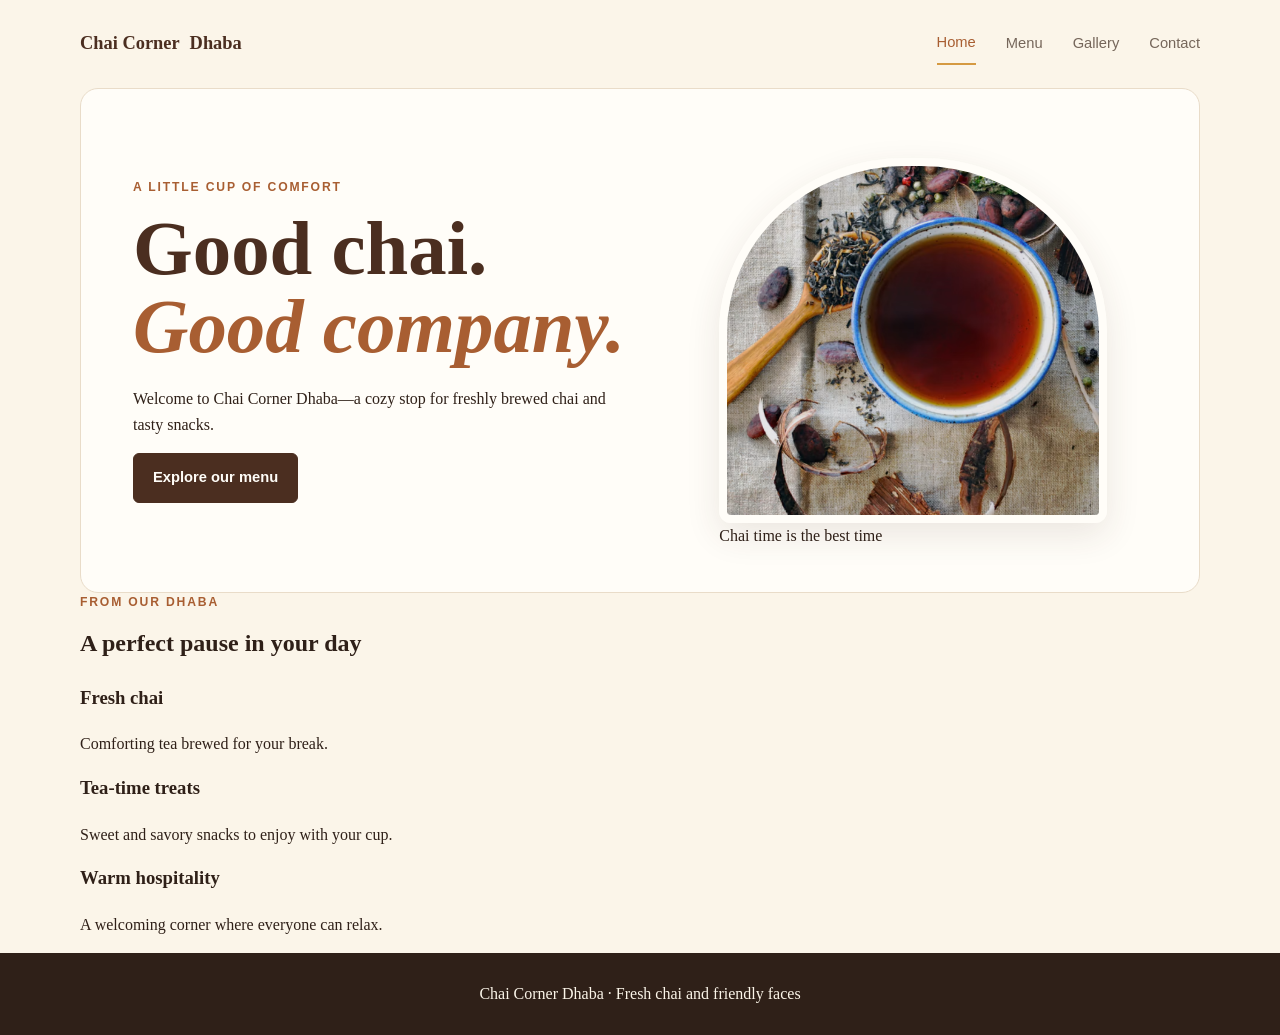
<file: INDEX.html>
<!DOCTYPE html>
<html lang="en">
<head>
  <meta charset="UTF-8">
  <meta name="viewport" content="width=device-width, initial-scale=1">
  <title>Chai Corner Dhaba | Home</title>
  <link rel="stylesheet" href="styles.css">
</head>
<body>
  <header class="site-header">
    <a class="brand" href="index.html">Chai Corner <span>Dhaba</span></a>
    <nav aria-label="Main navigation">
      <a class="active" href="index.html">Home</a>
      <a href="menu.html">Menu</a>
      <a href="gallery.html">Gallery</a>
      <a href="contact.html">Contact</a>
    </nav>
  </header>

  <main>
    <section class="hero">
      <div>
        <p class="eyebrow">A little cup of comfort</p>
        <h1>Good chai.<br><span>Good company.</span></h1>
        <p>Welcome to Chai Corner Dhaba—a cozy stop for freshly brewed chai and tasty snacks.</p>
        <a class="button" href="menu.html">Explore our menu</a>
      </div>
      <figure class="hero-photo">
        <img src="Screenshot 2026-11-14 225216.png" alt="A cup of tea surrounded by tea leaves and spices">
        <figcaption>Chai time is the best time</figcaption>
      </figure>
    </section>

    <section class="section">
      <p class="eyebrow">From our dhaba</p>
      <h2>A perfect pause in your day</h2>
      <div class="cards">
        <article class="card"><h3>Fresh chai</h3><p>Comforting tea brewed for your break.</p></article>
        <article class="card"><h3>Tea-time treats</h3><p>Sweet and savory snacks to enjoy with your cup.</p></article>
        <article class="card"><h3>Warm hospitality</h3><p>A welcoming corner where everyone can relax.</p></article>
      </div>
    </section>
  </main>

  <footer class="site-footer">Chai Corner Dhaba · Fresh chai and friendly faces</footer>
</body>
</html>
</file>
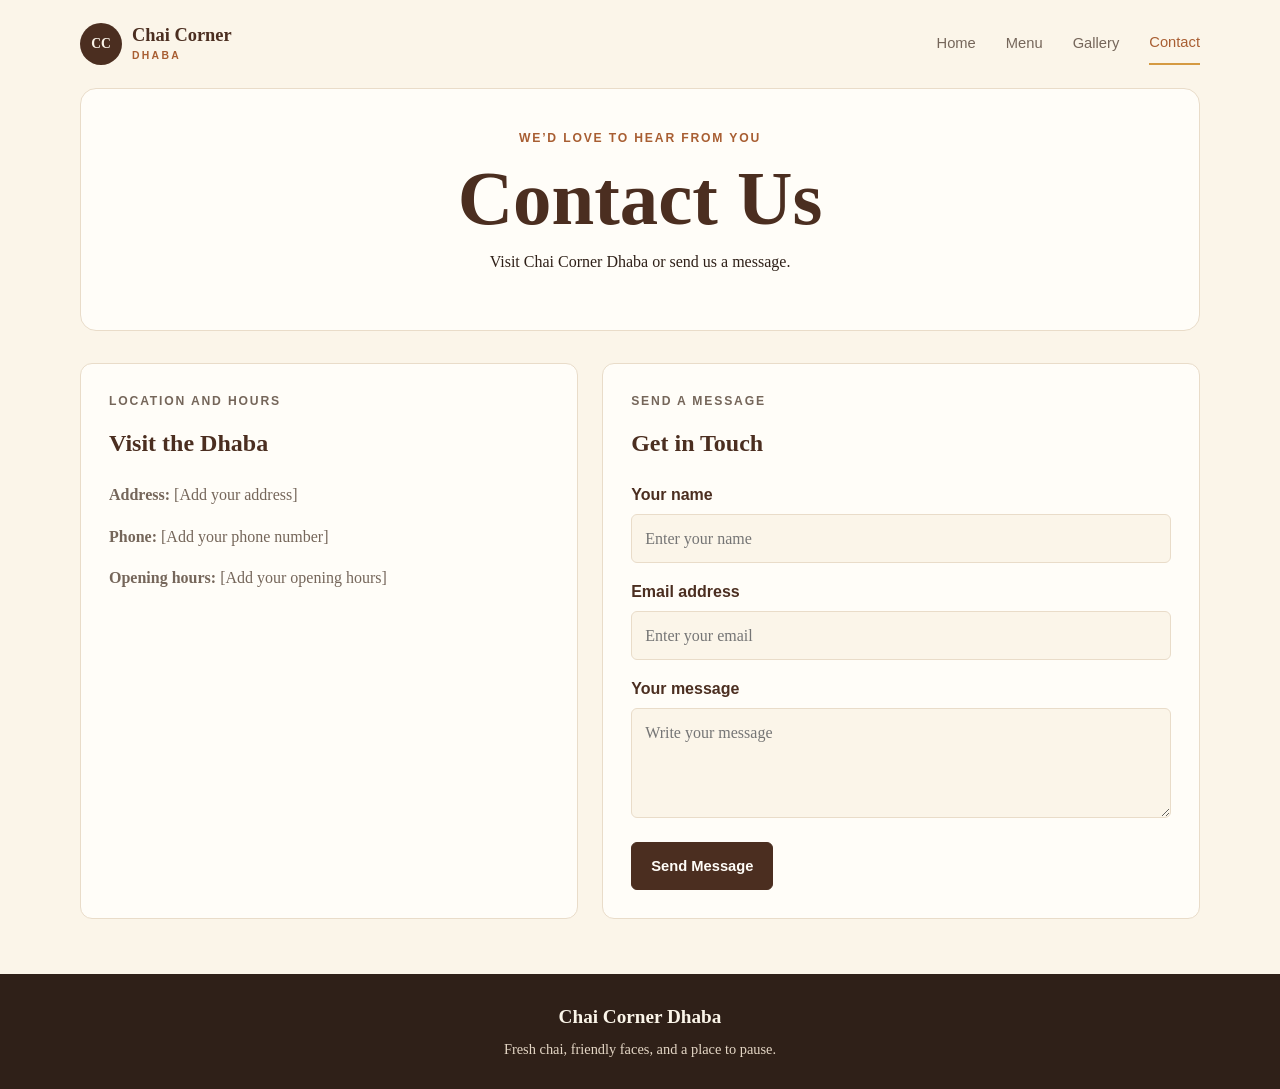
<file: CONTACT.html>
<!DOCTYPE html>
<html lang="en">
<head>
  <meta charset="UTF-8">
  <meta name="viewport" content="width=device-width, initial-scale=1">
  <meta name="description" content="Contact Chai Corner Dhaba for questions and visits.">
  <title>Chai Corner Dhaba | Contact</title>
  <link rel="stylesheet" href="styles.css">

  <style>
    .contact-banner {
      margin-bottom: 32px;
      padding: 40px 24px;
      background: var(--paper);
      border: 1px solid var(--line);
      border-radius: 16px;
      text-align: center;
    }

    .contact-banner h1 {
      margin-bottom: 10px;
      color: var(--brown);
    }

    .contact-grid {
      margin-bottom: 55px;
      display: grid;
      grid-template-columns: 1fr 1.2fr;
      gap: 24px;
    }

    .contact-card {
      padding: 28px;
      background: var(--paper);
      border: 1px solid var(--line);
      border-radius: 12px;
    }

    .contact-card h2 {
      color: var(--brown);
    }

    .contact-card p {
      color: var(--muted);
    }

    .form-group {
      margin-bottom: 16px;
    }

    .form-group label {
      display: block;
      margin-bottom: 6px;
      color: var(--brown);
      font-family: Arial, sans-serif;
      font-weight: bold;
    }

    .form-control {
      width: 100%;
      padding: 11px 13px;
      background: var(--cream);
      border: 1px solid var(--line);
      border-radius: 6px;
      color: var(--brown-dark);
      font: inherit;
    }

    textarea.form-control {
      min-height: 110px;
      resize: vertical;
    }

    .button-submit {
      cursor: pointer;
    }

    @media (max-width: 700px) {
      .contact-grid {
        grid-template-columns: 1fr;
      }
    }
  </style>
</head>

<body>
  <header class="site-header">
    <a class="brand" href="index.html">
      <span class="brand-mark" aria-hidden="true">CC</span>
      <span>Chai Corner<small>DHABA</small></span>
    </a>

    <nav aria-label="Main navigation">
      <a href="index.html">Home</a>
      <a href="menu.html">Menu</a>
      <a href="gallery.html">Gallery</a>
      <a class="active" href="contact.html">Contact</a>
    </nav>
  </header>

  <main>
    <section class="contact-banner">
      <p class="eyebrow">We’d love to hear from you</p>
      <h1>Contact Us</h1>
      <p>Visit Chai Corner Dhaba or send us a message.</p>
    </section>

    <section class="contact-grid">
      <article class="contact-card">
        <p class="eyebrow">Location and hours</p>
        <h2>Visit the Dhaba</h2>

        <p><strong>Address:</strong> [Add your address]</p>
        <p><strong>Phone:</strong> [Add your phone number]</p>
        <p><strong>Opening hours:</strong> [Add your opening hours]</p>
      </article>

      <section class="contact-card">
        <p class="eyebrow">Send a message</p>
        <h2>Get in Touch</h2>

        <div class="form-group">
          <label for="visitor-name">Your name</label>
          <input
            class="form-control"
            type="text"
            id="visitor-name"
            placeholder="Enter your name"
          >
        </div>

        <div class="form-group">
          <label for="visitor-email">Email address</label>
          <input
            class="form-control"
            type="email"
            id="visitor-email"
            placeholder="Enter your email"
          >
        </div>

        <div class="form-group">
          <label for="visitor-message">Your message</label>
          <textarea
            class="form-control"
            id="visitor-message"
            placeholder="Write your message"
          ></textarea>
        </div>

        <button
          class="button button-submit"
          type="button"
          onclick="window.alert('Thank you for connecting with Chai Corner Dhaba! We will get back to you shortly.')"
        >
          Send Message
        </button>
      </section>
    </section>
  </main>

  <footer class="site-footer">
    <a class="footer-brand" href="index.html">Chai Corner Dhaba</a>
    <p>Fresh chai, friendly faces, and a place to pause.</p>
  </footer>
</body>
</html>
</file>
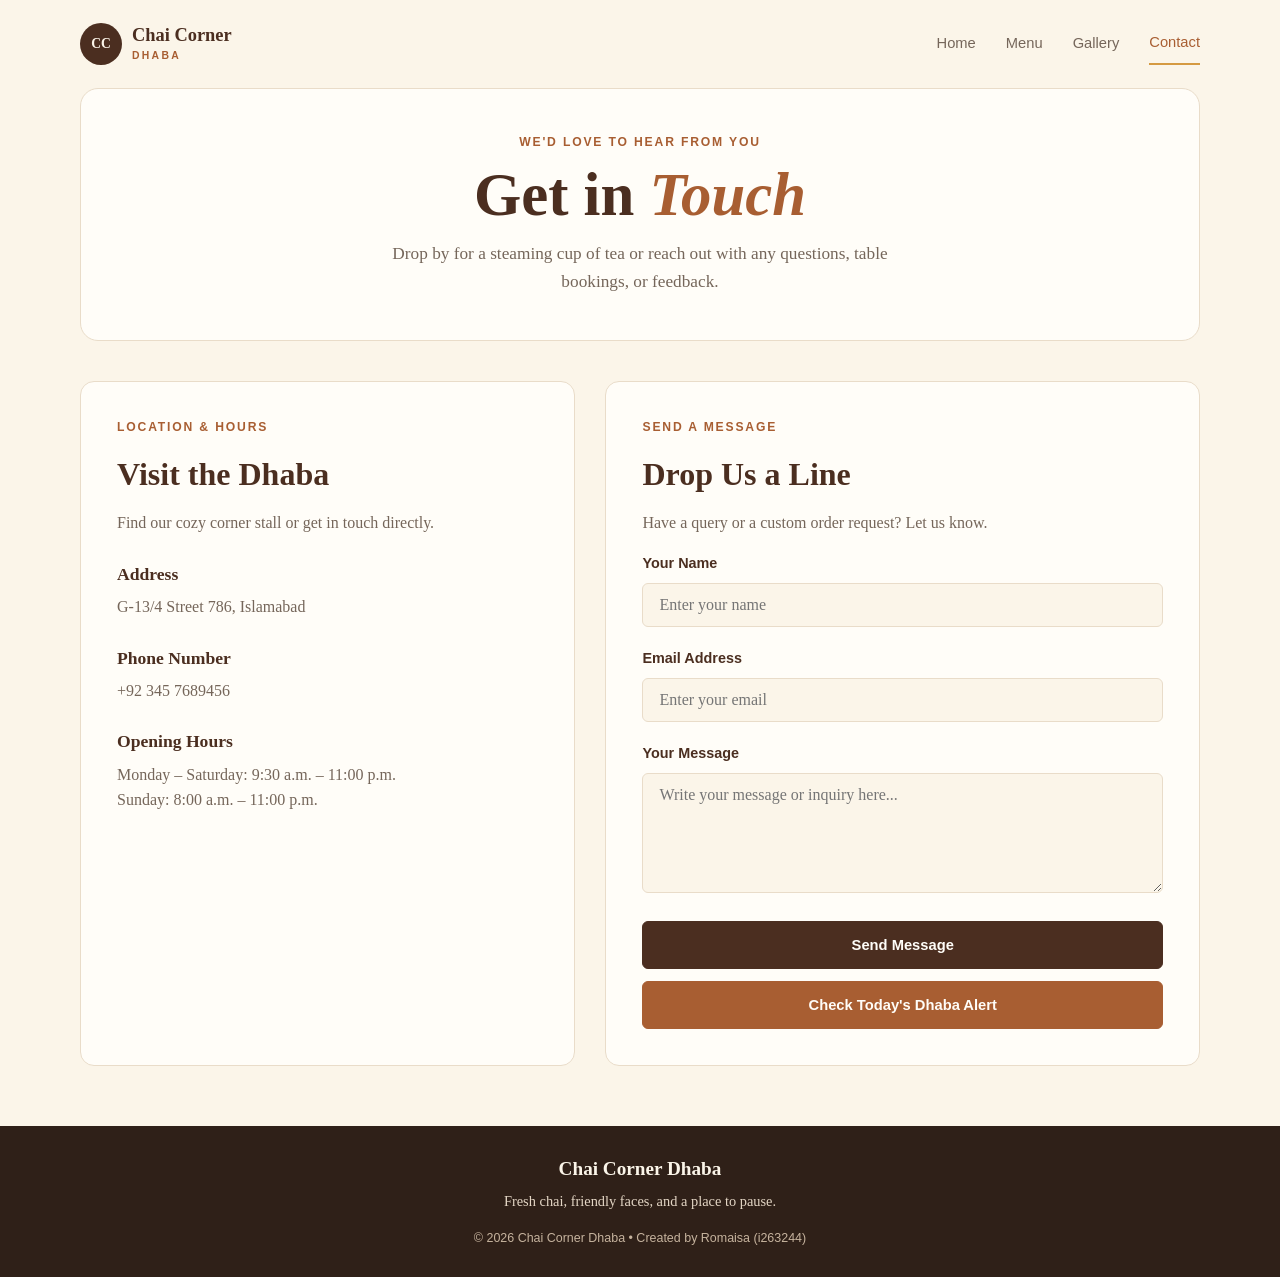
<file: contact.html>
<!DOCTYPE html>
<html lang="en">
<head>
  <meta charset="UTF-8">
  <meta name="viewport" content="width=device-width, initial-scale=1">
  <meta name="description" content="Get in touch with Chai Corner Dhaba for inquiries, hours, and location details.">
  <title>Chai Corner Dhaba | Contact</title>
  <link rel="stylesheet" href="styles.css">
  <style>
    .contact-banner {
      padding: 44px 52px;
      background: var(--paper);
      border: 1px solid var(--line);
      border-radius: 18px;
      text-align: center;
      margin-bottom: 40px;
    }

    .contact-banner h1 {
      margin-bottom: 14px;
      font-size: clamp(2.4rem, 5vw, 3.8rem);
    }

    .contact-banner .intro {
      margin: 0 auto;
      max-width: 500px;
    }

    .contact-grid {
      display: grid;
      grid-template-columns: 1fr 1.2fr;
      gap: 30px;
      margin-bottom: 60px;
    }

    .contact-info-card,
    .contact-form-card {
      padding: 36px;
      background: var(--paper);
      border: 1px solid var(--line);
      border-radius: 14px;
    }

    .contact-info-card h2,
    .contact-form-card h2 {
      margin-bottom: 10px;
      color: var(--brown);
      font-size: clamp(1.5rem, 3vw, 2rem);
    }

    .info-group {
      margin-top: 24px;
    }

    .info-group h3 {
      margin-bottom: 6px;
      color: var(--brown);
      font-size: 1.1rem;
    }

    .info-group p {
      margin: 0;
      color: var(--muted);
    }

    .form-group {
      margin-bottom: 20px;
    }

    .form-group label {
      display: block;
      margin-bottom: 8px;
      color: var(--brown);
      font-family: Arial, sans-serif;
      font-size: 0.9rem;
      font-weight: bold;
    }

    .form-control {
      width: 100%;
      padding: 12px 16px;
      background: var(--cream);
      border: 1px solid var(--line);
      border-radius: 6px;
      color: var(--brown-deep);
      font-family: Georgia, "Times New Roman", serif;
      font-size: 1rem;
    }

    .form-control:focus {
      outline: none;
      border-color: var(--chai);
      background: var(--paper);
    }

    textarea.form-control {
      resize: vertical;
      min-height: 120px;
    }

    .button-submit {
      width: 100%;
      cursor: pointer;
      justify-content: center;
    }

    .button-alert {
      width: 100%;
      margin-top: 12px;
      cursor: pointer;
      justify-content: center;
      background: var(--chai);
      border-color: var(--chai);
    }

    .button-alert:hover {
      background: var(--brown);
      border-color: var(--brown);
    }

    @media (max-width: 760px) {
      .contact-banner {
        padding: 30px 24px;
      }

      .contact-grid {
        grid-template-columns: 1fr;
      }

      .contact-info-card,
      .contact-form-card {
        padding: 26px 20px;
      }
    }
  </style>
</head>
<body>
  <header class="site-header">
    <a class="brand" href="index.html">
      <span class="brand-mark" aria-hidden="true">CC</span>
      <span>Chai Corner<small>DHABA</small></span>
    </a>

    <nav aria-label="Main navigation">
      <a href="index.html">Home</a>
      <a href="menu.html">Menu</a>
      <a href="gallery.html">Gallery</a>
      <a class="active" href="contact.html">Contact</a>
    </nav>
  </header>

  <main>
    <section class="contact-banner">
      <p class="eyebrow">We'd love to hear from you</p>
      <h1>Get in <span>Touch</span></h1>
      <p class="intro">
        Drop by for a steaming cup of tea or reach out with any questions, table bookings, or feedback.
      </p>
    </section>

    <div class="contact-grid">
      <!-- Contact Information Card -->
      <section class="contact-info-card">
        <p class="eyebrow">Location &amp; Hours</p>
        <h2>Visit the Dhaba</h2>
        <p class="section-intro">Find our cozy corner stall or get in touch directly.</p>

        <div class="info-group">
          <h3>Address</h3>
          <p>G-13/4 Street 786, Islamabad</p>
        </div>

        <div class="info-group">
          <h3>Phone Number</h3>
          <p>+92 345 7689456</p>
        </div>

        <div class="info-group">
          <h3>Opening Hours</h3>
          <p>Monday – Saturday: 9:30 a.m. – 11:00 p.m.</p>
          <p>Sunday: 8:00 a.m. – 11:00 p.m.</p>
        </div>
      </section>

      <!-- Contact Form Card -->
      <section class="contact-form-card">
        <p class="eyebrow">Send a Message</p>
        <h2>Drop Us a Line</h2>
        <p class="section-intro">Have a query or a custom order request? Let us know.</p>

        <form id="contact-form" action="#" method="POST">
          <div class="form-group">
            <label for="name">Your Name</label>
            <input class="form-control" type="text" id="name" name="name" placeholder="Enter your name" required>
          </div>

          <div class="form-group">
            <label for="email">Email Address</label>
            <input class="form-control" type="email" id="email" name="email" placeholder="Enter your email" required>
          </div>

          <div class="form-group">
            <label for="message">Your Message</label>
            <textarea class="form-control" id="message" name="message" placeholder="Write your message or inquiry here..." required></textarea>
          </div>

          <button class="button button-submit" type="submit">Send Message</button>

          <button
            class="button button-alert"
            type="button"
            onclick="window.alert('Chai Corner Dhaba is open today! Call +92 345 7689456 for quick table reservations.');"
          >
            Check Today's Dhaba Alert
          </button>
        </form>
      </section>
    </div>
  </main>

  <footer class="site-footer">
    <a class="footer-brand" href="index.html">Chai Corner Dhaba</a>
    <p>Fresh chai, friendly faces, and a place to pause.</p>
    <p class="copyright">&copy; 2026 Chai Corner Dhaba &bull; Created by Romaisa (i263244)</p>
  </footer>

  <script>
    document.getElementById("contact-form").addEventListener("submit", function (event) {
      event.preventDefault();
      const userName = document.getElementById("name").value;
      window.alert("Thank you, " + userName + "! Your message has been received by Chai Corner Dhaba.");
      this.reset();
    });
  </script>
</body>
</html>
</file>
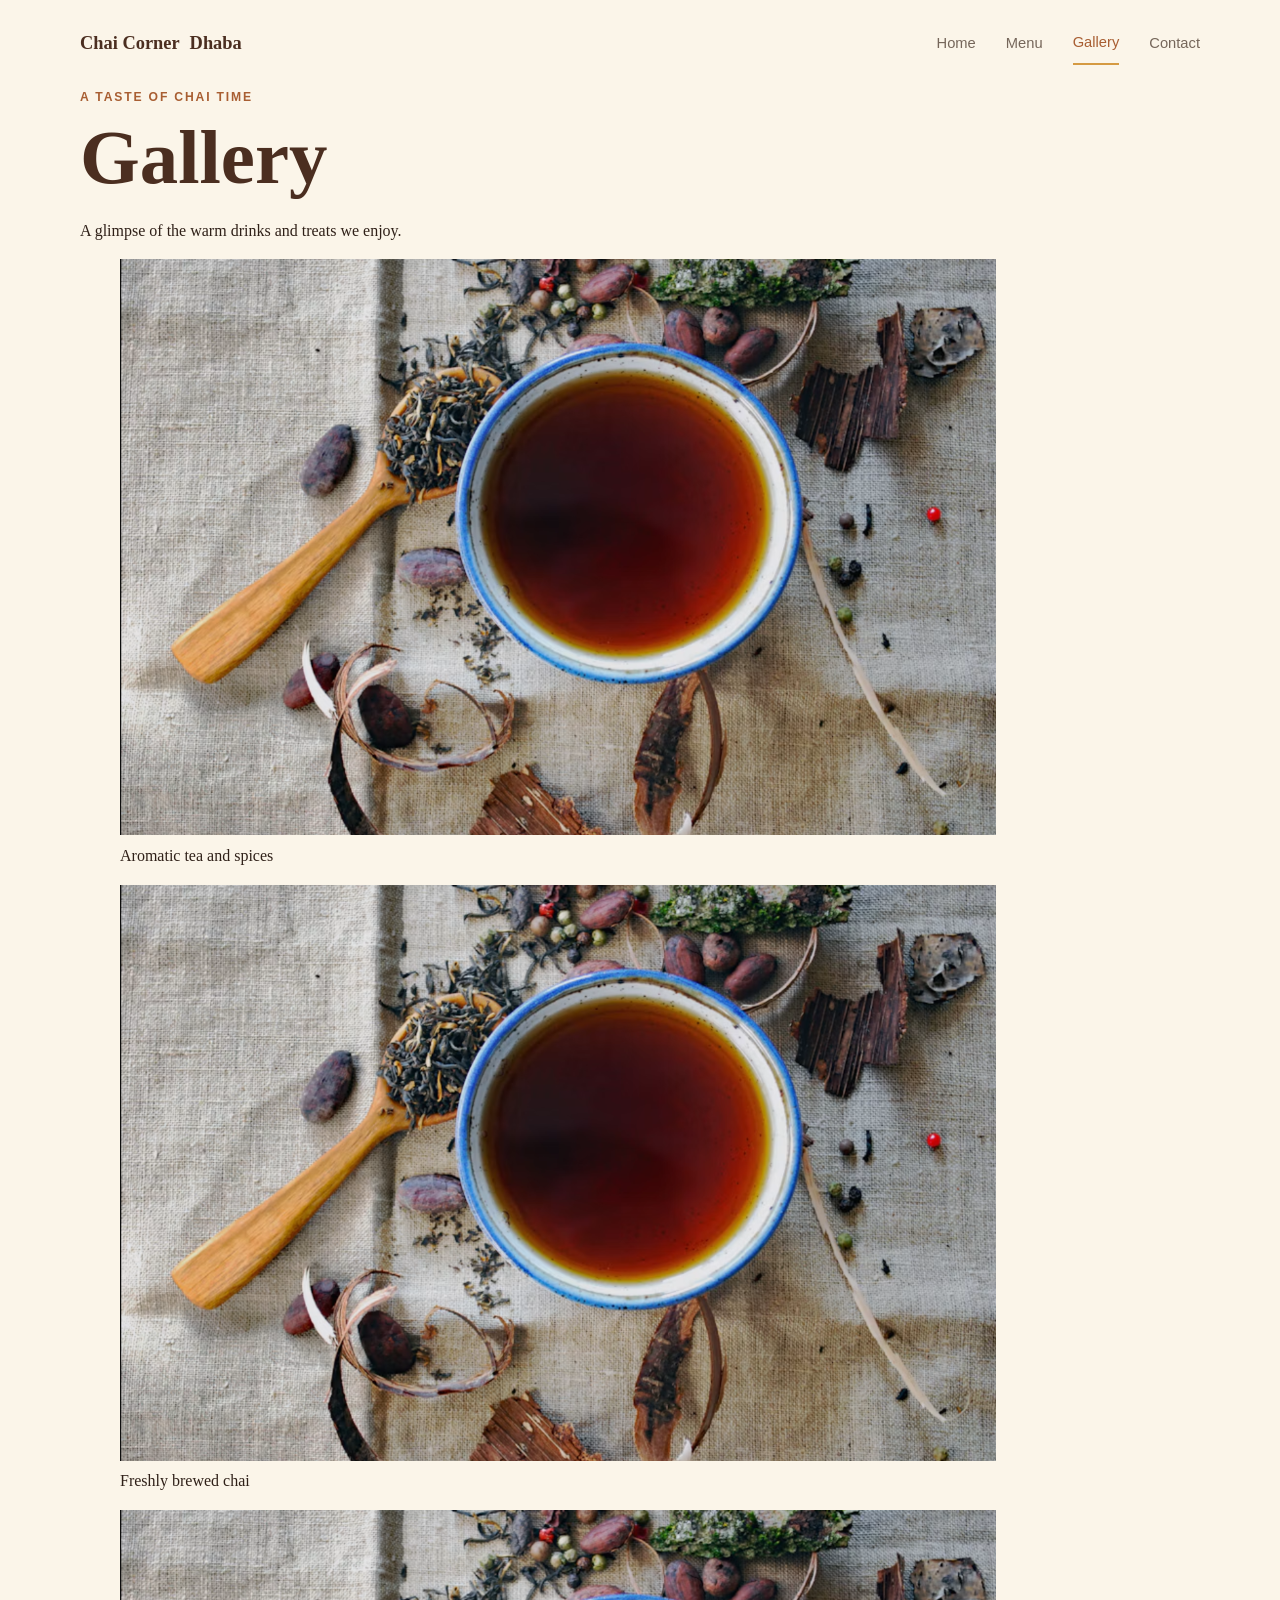
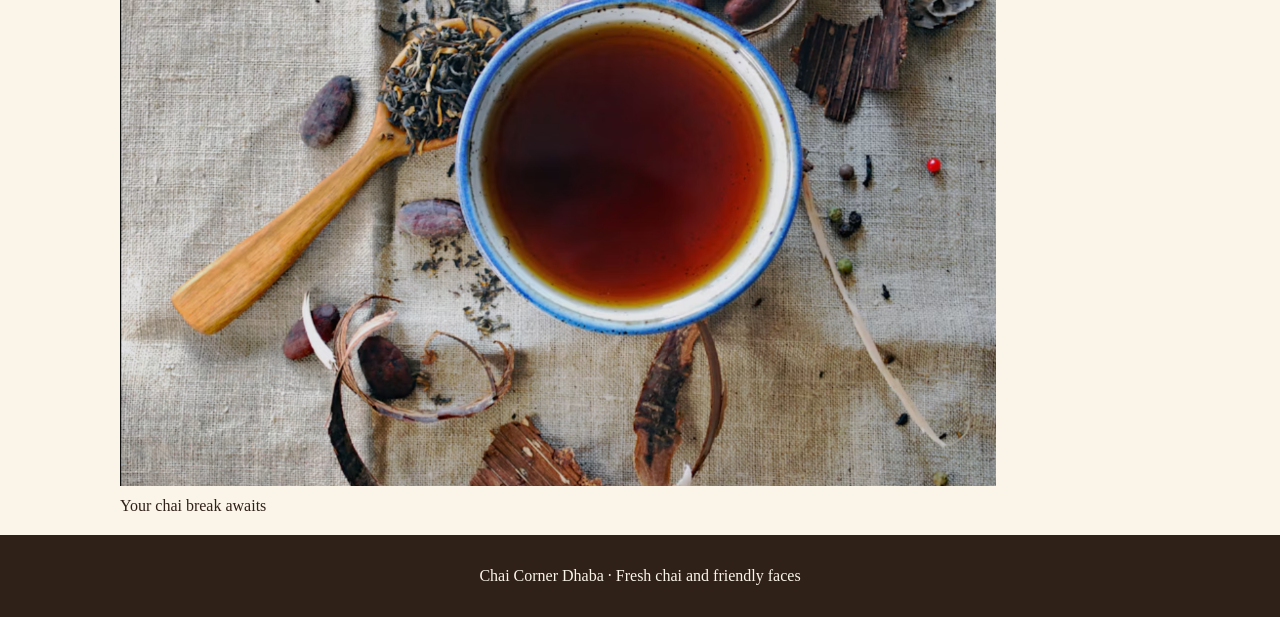
<file: GALLERY.html>
<!DOCTYPE html>
<html lang="en">
<head>
  <meta charset="UTF-8">
  <meta name="viewport" content="width=device-width, initial-scale=1">
  <title>Chai Corner Dhaba | Gallery</title>
  <link rel="stylesheet" href="styles.css">
</head>
<body>
  <header class="site-header">
    <a class="brand" href="index.html">Chai Corner <span>Dhaba</span></a>
    <nav aria-label="Main navigation">
      <a href="index.html">Home</a>
      <a href="menu.html">Menu</a>
      <a class="active" href="gallery.html">Gallery</a>
      <a href="contact.html">Contact</a>
    </nav>
  </header>

  <main>
    <section class="page-heading">
      <p class="eyebrow">A taste of chai time</p>
      <h1>Gallery</h1>
      <p>A glimpse of the warm drinks and treats we enjoy.</p>
    </section>

    <section class="section gallery-grid">
      <figure class="card gallery-card">
        <img src="Screenshot 2026-11-14 225216.png" alt="Tea with tea leaves and spices">
        <figcaption>Aromatic tea and spices</figcaption>
      </figure>
      <figure class="card gallery-card">
        <img src="Screenshot 2026-11-14 225216.png" alt="A freshly prepared cup of tea">
        <figcaption>Freshly brewed chai</figcaption>
      </figure>
      <figure class="card gallery-card">
        <img src="Screenshot 2026-11-14 225216.png" alt="Tea ready for a relaxing break">
        <figcaption>Your chai break awaits</figcaption>
      </figure>
    </section>
  </main>

  <footer class="site-footer">Chai Corner Dhaba · Fresh chai and friendly faces</footer>
</body>
</html>
</file>
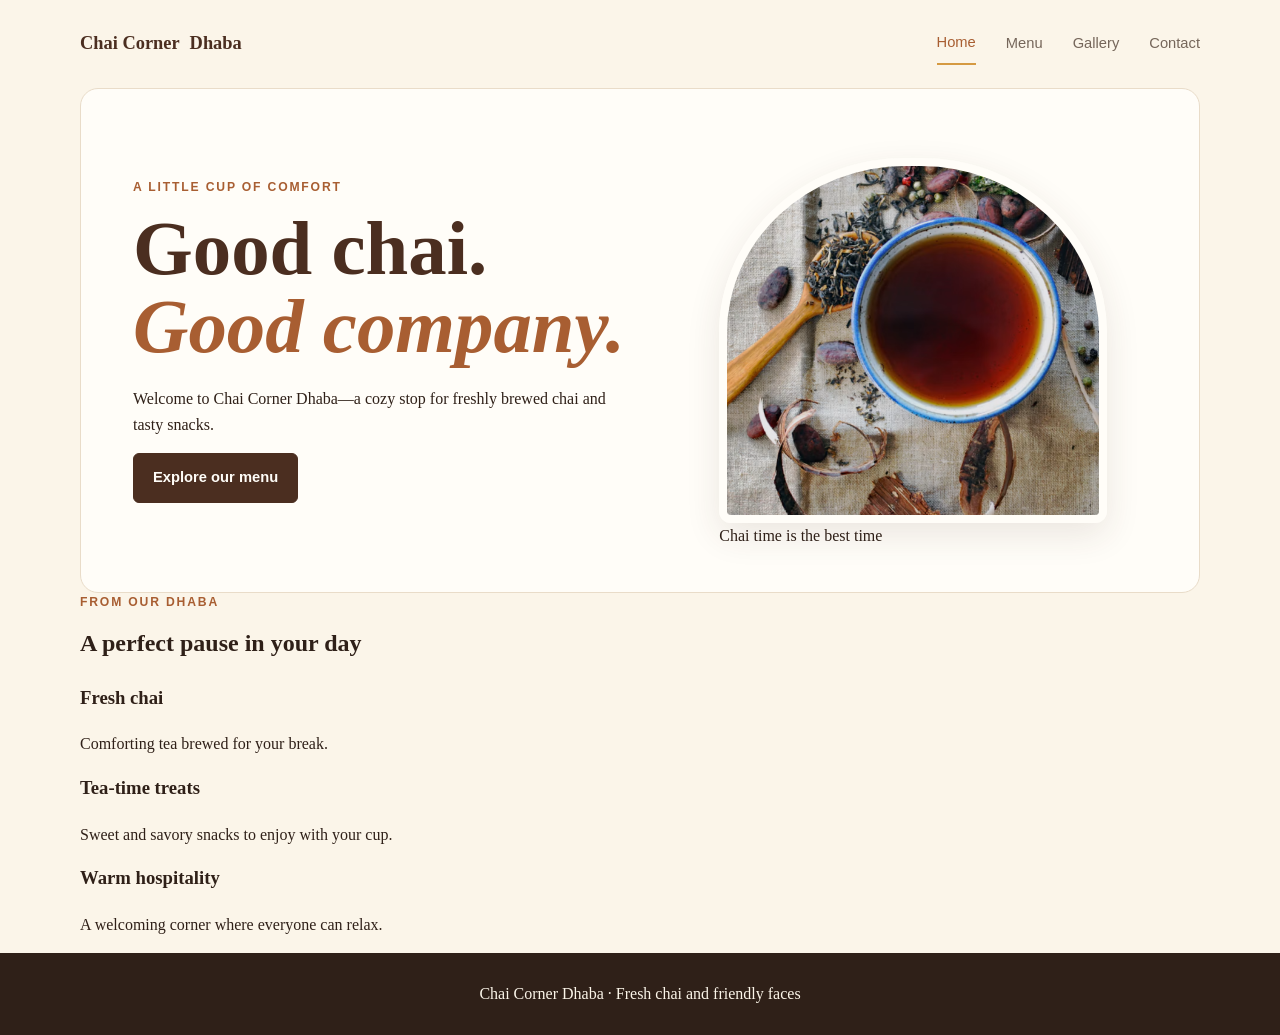
<file: index1.html>
<!DOCTYPE html>
<html lang="en">
<head>
  <meta charset="UTF-8">
  <meta name="viewport" content="width=device-width, initial-scale=1">
  <title>Chai Corner Dhaba | Home</title>
  <link rel="stylesheet" href="styles.css">
</head>
<body>
  <header class="site-header">
    <a class="brand" href="index.html">Chai Corner <span>Dhaba</span></a>
    <nav aria-label="Main navigation">
      <a class="active" href="index.html">Home</a>
      <a href="menu.html">Menu</a>
      <a href="gallery.html">Gallery</a>
      <a href="contact.html">Contact</a>
    </nav>
  </header>

  <main>
    <section class="hero">
      <div>
        <p class="eyebrow">A little cup of comfort</p>
        <h1>Good chai.<br><span>Good company.</span></h1>
        <p>Welcome to Chai Corner Dhaba—a cozy stop for freshly brewed chai and tasty snacks.</p>
        <a class="button" href="menu.html">Explore our menu</a>
      </div>
      <figure class="hero-photo">
        <img src="Screenshot 2026-11-14 225216.png" alt="A cup of tea surrounded by tea leaves and spices">
        <figcaption>Chai time is the best time</figcaption>
      </figure>
    </section>

    <section class="section">
      <p class="eyebrow">From our dhaba</p>
      <h2>A perfect pause in your day</h2>
      <div class="cards">
        <article class="card"><h3>Fresh chai</h3><p>Comforting tea brewed for your break.</p></article>
        <article class="card"><h3>Tea-time treats</h3><p>Sweet and savory snacks to enjoy with your cup.</p></article>
        <article class="card"><h3>Warm hospitality</h3><p>A welcoming corner where everyone can relax.</p></article>
      </div>
    </section>
  </main>

  <footer class="site-footer">Chai Corner Dhaba · Fresh chai and friendly faces</footer>
</body>
</html>
</file>
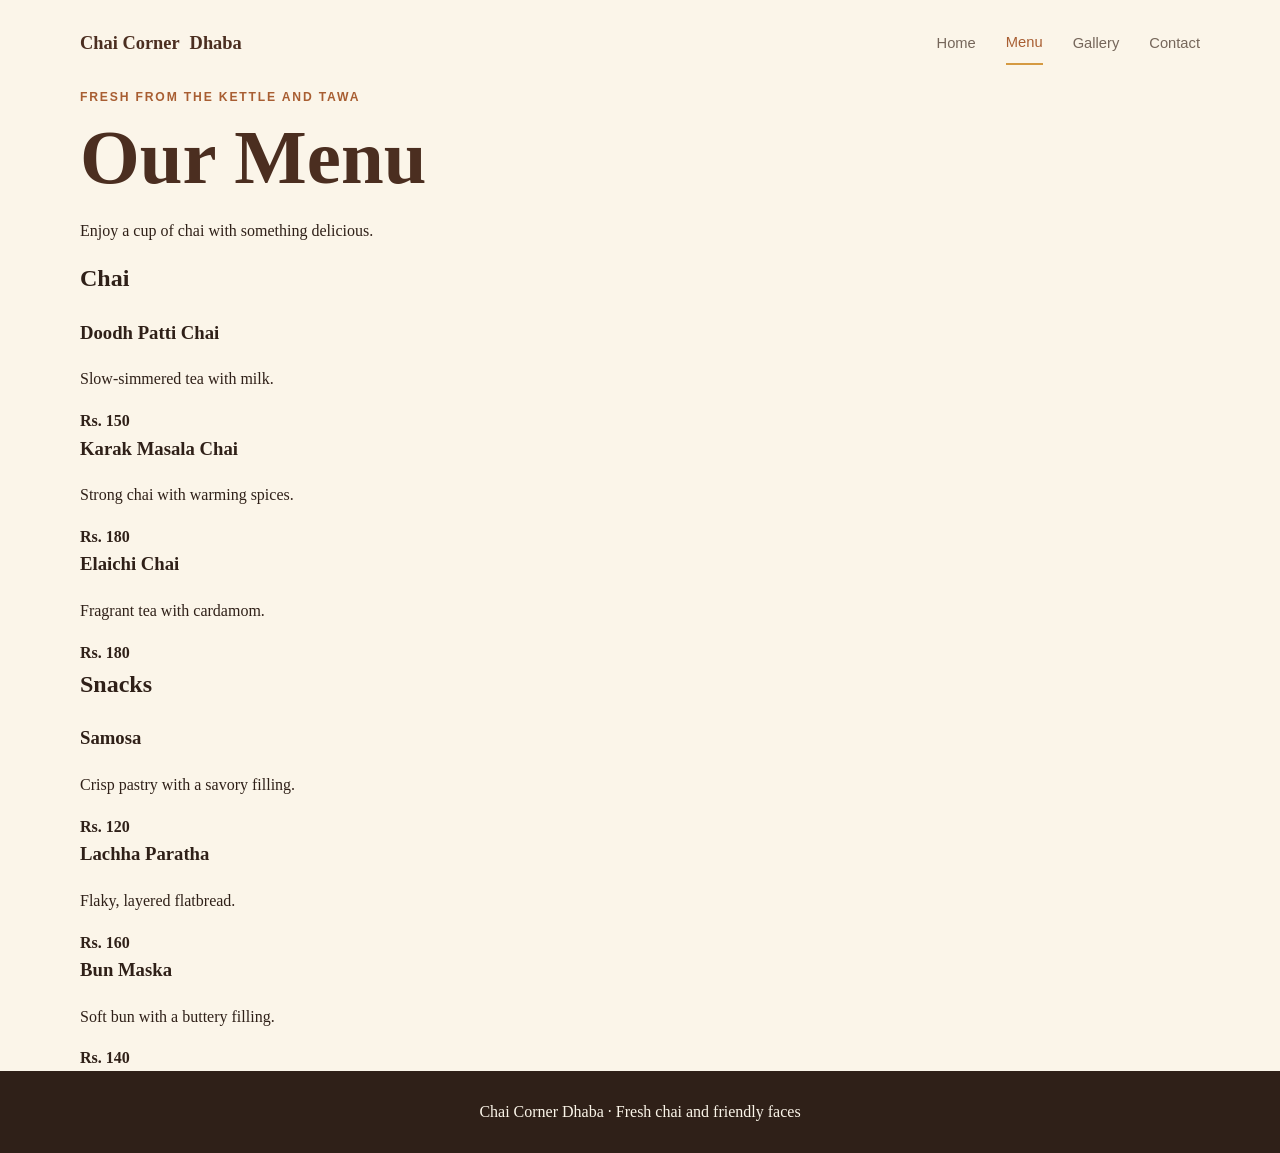
<file: MENU.html>
<!DOCTYPE html>
<html lang="en">
<head>
  <meta charset="UTF-8">
  <meta name="viewport" content="width=device-width, initial-scale=1">
  <title>Chai Corner Dhaba | Menu</title>
  <link rel="stylesheet" href="styles.css">
</head>
<body>
  <header class="site-header">
    <a class="brand" href="index.html">Chai Corner <span>Dhaba</span></a>
    <nav aria-label="Main navigation">
      <a href="index.html">Home</a>
      <a class="active" href="menu.html">Menu</a>
      <a href="gallery.html">Gallery</a>
      <a href="contact.html">Contact</a>
    </nav>
  </header>

  <main>
    <section class="page-heading">
      <p class="eyebrow">Fresh from the kettle and tawa</p>
      <h1>Our Menu</h1>
      <p>Enjoy a cup of chai with something delicious.</p>
    </section>

    <section class="section">
      <h2>Chai</h2>
      <div class="cards">
        <article class="card"><h3>Doodh Patti Chai</h3><p>Slow-simmered tea with milk.</p><strong>Rs. 150</strong></article>
        <article class="card"><h3>Karak Masala Chai</h3><p>Strong chai with warming spices.</p><strong>Rs. 180</strong></article>
        <article class="card"><h3>Elaichi Chai</h3><p>Fragrant tea with cardamom.</p><strong>Rs. 180</strong></article>
      </div>
    </section>

    <section class="section">
      <h2>Snacks</h2>
      <div class="cards">
        <article class="card"><h3>Samosa</h3><p>Crisp pastry with a savory filling.</p><strong>Rs. 120</strong></article>
        <article class="card"><h3>Lachha Paratha</h3><p>Flaky, layered flatbread.</p><strong>Rs. 160</strong></article>
        <article class="card"><h3>Bun Maska</h3><p>Soft bun with a buttery filling.</p><strong>Rs. 140</strong></article>
      </div>
    </section>
  </main>

  <footer class="site-footer">Chai Corner Dhaba · Fresh chai and friendly faces</footer>
</body>
</html>
</file>
<file: styles.css>
:root {
  --cream: #fbf5e9;
  --paper: #fffdf8;
  --brown: #4b2e20;
  --brown-deep: #2f2018;
  --chai: #a85e32;
  --saffron: #d59a42;
  --muted: #75665a;
  --line: #e9dcc9;
}

* {
  box-sizing: border-box;
}

body {
  margin: 0;
  background: var(--cream);
  color: var(--brown-deep);
  font-family: Georgia, "Times New Roman", serif;
  line-height: 1.6;
}

a {
  color: inherit;
}

.site-header,
main {
  width: min(1120px, calc(100% - 40px));
  margin: 0 auto;
}

.site-header {
  min-height: 88px;
  display: flex;
  align-items: center;
  justify-content: space-between;
  gap: 24px;
}

.brand {
  display: inline-flex;
  align-items: center;
  gap: 10px;
  color: var(--brown);
  font-size: 1.15rem;
  font-weight: bold;
  line-height: 1.05;
  text-decoration: none;
}

.brand small {
  display: block;
  margin-top: 5px;
  color: var(--chai);
  font-family: Arial, sans-serif;
  font-size: 0.65rem;
  letter-spacing: 0.22em;
}

.brand-mark {
  width: 42px;
  height: 42px;
  display: grid;
  place-items: center;
  background: var(--brown);
  border-radius: 50%;
  color: var(--cream);
  font-size: 0.85rem;
}

nav {
  display: flex;
  align-items: center;
  gap: 30px;
  font-family: Arial, sans-serif;
  font-size: 0.92rem;
}

nav a {
  padding: 8px 0;
  color: var(--muted);
  text-decoration: none;
}

nav a:hover,
nav a.active {
  color: var(--chai);
  border-bottom: 2px solid var(--saffron);
}

.hero {
  min-height: 505px;
  padding: 52px;
  display: grid;
  grid-template-columns: 1fr 0.95fr;
  align-items: center;
  gap: 54px;
  background: var(--paper);
  border: 1px solid var(--line);
  border-radius: 18px;
}

.eyebrow {
  margin: 0 0 12px;
  color: var(--chai);
  font-family: Arial, sans-serif;
  font-size: 0.76rem;
  font-weight: bold;
  letter-spacing: 0.15em;
  text-transform: uppercase;
}

h1,
h2,
h3,
p {
  margin-top: 0;
}

h1 {
  margin-bottom: 20px;
  color: var(--brown);
  font-size: clamp(2.8rem, 6vw, 5rem);
  line-height: 1.02;
}

h1 span {
  color: var(--chai);
  font-style: italic;
}

.intro {
  max-width: 460px;
  margin-bottom: 26px;
  color: var(--muted);
  font-size: 1.08rem;
}

.button {
  min-height: 48px;
  padding: 12px 19px;
  display: inline-flex;
  align-items: center;
  gap: 12px;
  background: var(--brown);
  border: 1px solid var(--brown);
  border-radius: 6px;
  color: var(--paper);
  font-family: Arial, sans-serif;
  font-size: 0.92rem;
  font-weight: bold;
  text-decoration: none;
}

.button:hover {
  background: var(--chai);
  border-color: var(--chai);
}

.welcome-note {
  margin-top: 35px;
  display: flex;
  align-items: center;
  gap: 12px;
  color: var(--muted);
  font-size: 0.92rem;
  font-style: italic;
}

.welcome-note p {
  margin: 0;
}

.note-line {
  width: 34px;
  height: 1px;
  background: var(--saffron);
}

.hero-photo {
  position: relative;
  height: 365px;
}

.hero-photo img {
  width: 100%;
  height: 100%;
  display: block;
  object-fit: cover;
  border: 8px solid var(--paper);
  border-radius: 48% 48% 12px 12px;
  box-shadow: 0 12px 35px #4b2e201c;
}

.photo-label {
  position: absolute;
  right: -12px;
  bottom: 24px;
  padding: 11px 16px;
  background: var(--saffron);
  border-radius: 4px;
  color: var(--brown-deep);
  font-size: 0.9rem;
  font-style: italic;
  transform: rotate(-3deg);
}

.favorites {
  padding: 76px 0;
  text-align: center;
}

.favorites h2,
.visit h2 {
  margin-bottom: 10px;
  color: var(--brown);
  font-size: clamp(1.9rem, 4vw, 2.7rem);
  line-height: 1.2;
}

.section-intro {
  color: var(--muted);
}

.favorite-grid {
  margin-top: 34px;
  display: grid;
  grid-template-columns: repeat(3, 1fr);
  gap: 20px;
  text-align: left;
}

.favorite-card {
  padding: 26px;
  background: var(--paper);
  border: 1px solid var(--line);
  border-radius: 10px;
}

.icon {
  display: inline-block;
  margin-bottom: 12px;
  color: var(--chai);
  font-size: 1.8rem;
}

.favorite-card h3 {
  margin-bottom: 8px;
  color: var(--brown);
  font-size: 1.2rem;
}

.favorite-card p {
  margin-bottom: 0;
  color: var(--muted);
}

.visit {
  margin-bottom: 60px;
  padding: 32px 38px;
  display: flex;
  align-items: center;
  justify-content: space-between;
  gap: 22px;
  background: #ead9c3;
  border-radius: 12px;
}

.visit h2 {
  margin: 0;
}

.button-light {
  flex-shrink: 0;
  background: var(--paper);
  border-color: var(--paper);
  color: var(--brown);
}

.button-light:hover {
  background: var(--cream);
  border-color: var(--cream);
  color: var(--brown);
}

.site-footer {
  padding: 28px 20px;
  background: var(--brown-deep);
  color: var(--cream);
  text-align: center;
}

.footer-brand {
  color: var(--cream);
  font-size: 1.2rem;
  font-weight: bold;
  text-decoration: none;
}

.site-footer p {
  margin: 6px 0 0;
  color: #e4d6c5;
  font-size: 0.9rem;
}

.site-footer .copyright {
  margin-top: 16px;
  color: #c6b39e;
  font-family: Arial, sans-serif;
  font-size: 0.78rem;
}

@media (max-width: 760px) {
  .site-header {
    padding: 18px 0;
    align-items: flex-start;
    flex-direction: column;
  }

  nav {
    width: 100%;
    justify-content: space-between;
    gap: 12px;
  }

  .hero {
    padding: 30px 24px;
    grid-template-columns: 1fr;
    gap: 28px;
  }

  .hero-photo {
    height: 300px;
  }

  .favorite-grid {
    grid-template-columns: 1fr;
  }

  .visit {
    align-items: flex-start;
    flex-direction: column;
  }
}

@media (max-width: 420px) {
  .site-header,
  main {
    width: min(100% - 28px, 1120px);
  }

  nav {
    font-size: 0.84rem;
  }

  .hero {
    padding: 26px 18px;
  }

  .hero-photo {
    height: 250px;
  }
}
</file>
